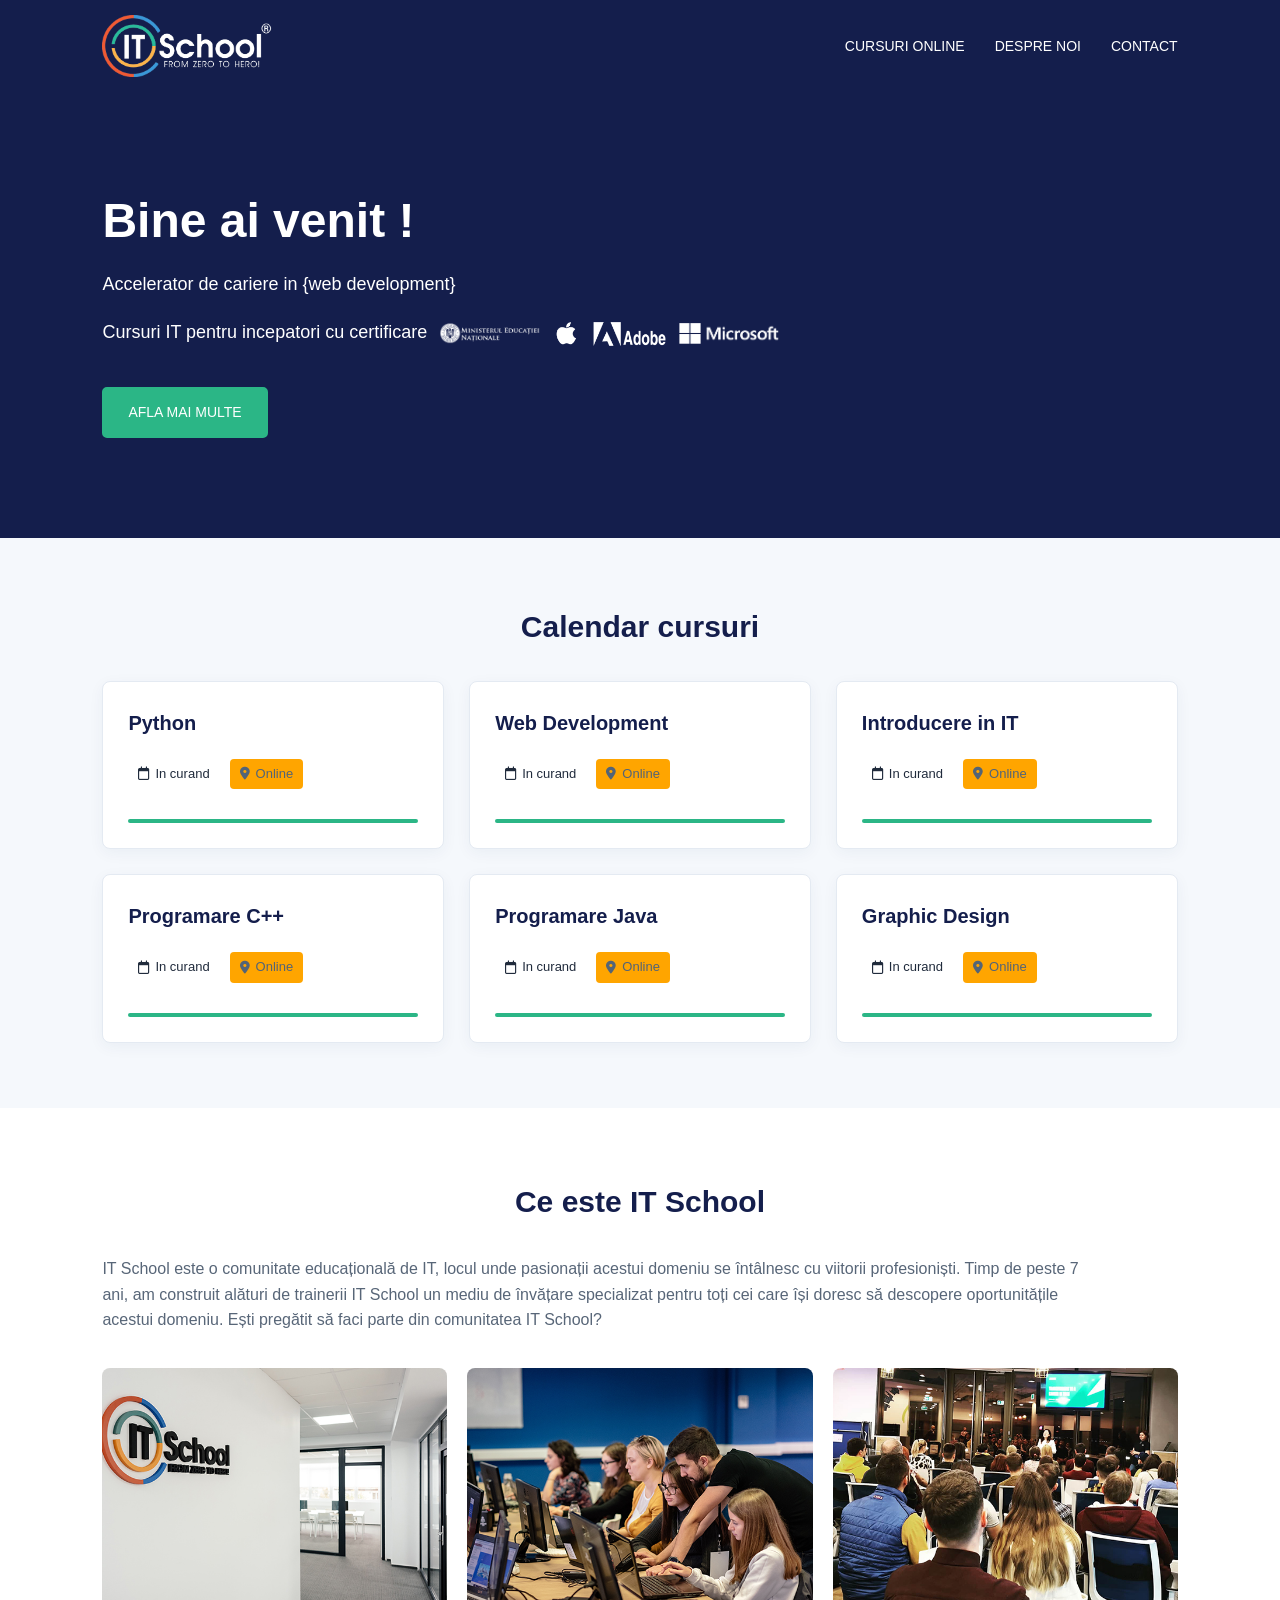
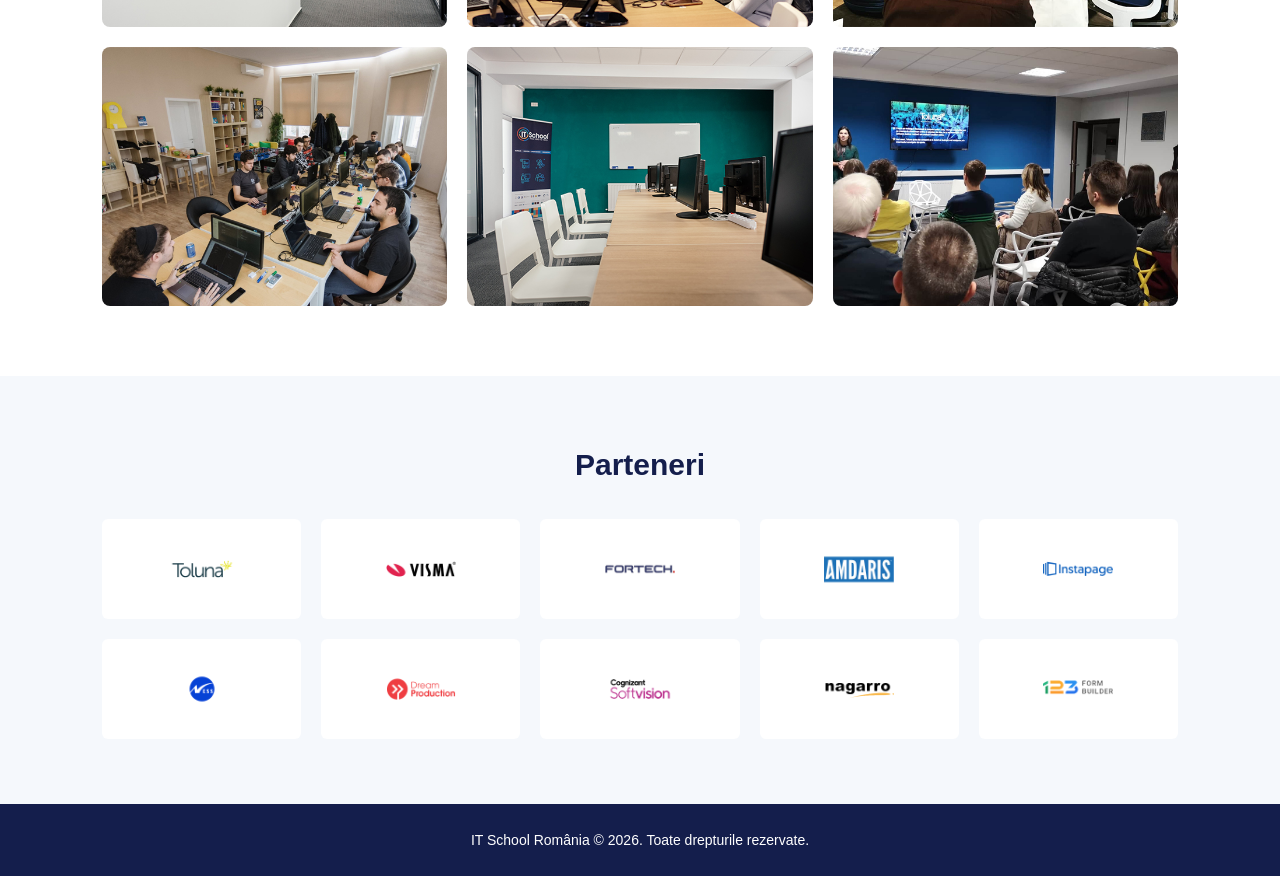
<file: it-school-web/index.html>
<!doctype html>
<html lang="en">
    <head>
        <meta charset="UTF-8" />
        <meta name="viewport" content="width=device-width, initial-scale=1.0" />
        <title>IT School</title>
        <link rel="stylesheet" href="style.css" />
        <link rel="stylesheet" href="https://cdnjs.cloudflare.com/ajax/libs/font-awesome/6.7.2/css/all.min.css">
    </head>

    <body>
        <header>
            <a class="logo" href = "index.html">
                <img src="logos-photos/itschool-logo.png">
            </a>
            <nav class="nav-list">
                <a href="online/cursurionline.html">CURSURI ONLINE</a>
                <div class="dropdown">
                    <a href="#">DESPRE NOI</a>
                    <ul>
                        <li><a href="index.html">IT SCHOOL</a></li>
                        <li><a href="about/about.html">INFO</a></li>
                    </ul>
                </div>
                <a href="contact/contact.html">CONTACT</a>
            </nav>
        </header>

        <section class = "section-welcome">
            <div class = "container1">
                <h1> Bine ai venit ! </h1>
                <p>
                    Accelerator de cariere in {web development}
                </p>
                <p>
                    Cursuri IT pentru incepatori cu certificare
                    <img src="logo1.png">
                    <img src="logo2.png">
                    <img src="logo3.png">
                    <img src="logo4.png">
                </p>
                <a href = "#">Afla mai multe</a>
            </div>
        </section>

        <section class = "section-calendar">
            <div class = "container2">
                <h2>Calendar cursuri</h2>
            </div>
            <div class = "container3">
                <div class = "card">
                    <h3>Python</h3>
                    <div class = "badges">
                        <span class = "calendar">
                            <i class="fa-regular fa-calendar"></i>
                            In curand
                        </span>
                        
                        <span class = "location">
                            <i class="fa-solid fa-location-dot"></i>
                            Online
                        </span>
                    </div>
                    <div class = "bar"></div>
                </div>
                <div class = "card">
                    <h3>Web Development</h3>
                    <div class = "badges">
                        <span class = "calendar">
                            <i class="fa-regular fa-calendar"></i>
                            In curand
                        </span>
                        
                        <span class = "location">
                            <i class="fa-solid fa-location-dot"></i>
                            Online
                        </span>
                    </div>
                    <div class = "bar"></div>
                </div>
                <div class = "card">
                    <h3>Introducere in IT</h3>
                    <div class = "badges">
                        <span class = "calendar">
                            <i class="fa-regular fa-calendar"></i>
                            In curand
                        </span>
                        
                        <span class = "location">
                            <i class="fa-solid fa-location-dot"></i>
                            Online
                        </span>
                    </div>
                    <div class = "bar"></div>
                </div>
                <div class = "card">
                    <h3>Programare C++</h3>
                    <div class = "badges">
                        <span class = "calendar">
                            <i class="fa-regular fa-calendar"></i>
                            In curand
                        </span>
                        
                        <span class = "location">
                            <i class="fa-solid fa-location-dot"></i>
                            Online
                        </span>
                    </div>
                    <div class = "bar"></div>
                </div>
                <div class = "card">
                    <h3>Programare Java</h3>
                    <div class = "badges">
                        <span class = "calendar">
                            <i class="fa-regular fa-calendar"></i>
                            In curand
                        </span>
                        
                        <span class = "location">
                            <i class="fa-solid fa-location-dot"></i>
                            Online
                        </span>
                    </div>
                    <div class = "bar"></div>
                </div>
                <div class = "card">
                    <h3>Graphic Design</h3>
                    <div class = "badges">
                        <span class = "calendar">
                            <i class="fa-regular fa-calendar"></i>
                            In curand
                        </span>
                        
                        <span class = "location">
                            <i class="fa-solid fa-location-dot"></i>
                            Online
                        </span>
                    </div>
                    <div class = "bar"></div>
                </div>
            </div>
        </section>

        <section class = "section-what">
            <div class = "container4">
                <h2>Ce este IT School</h2>
                <p>IT School este o comunitate educațională de IT, locul unde pasionații acestui domeniu se întâlnesc cu viitorii profesioniști. Timp de peste 7 ani, am construit alături de trainerii IT School un mediu de învățare specializat pentru toți cei care își doresc să descopere oportunitățile acestui domeniu. Ești pregătit să faci parte din comunitatea IT School?</p>
                <div class="images">
                    <div class = "image-dim">
                        <img src="logos-photos/image1.jpeg">
                    </div>
                    <div class = "image-dim">
                        <img src="logos-photos/image2.jpeg">
                    </div>
                    <div class = "image-dim">
                        <img src="logos-photos/image3.jpeg">
                    </div>
                    <div class = "image-dim">
                        <img src="logos-photos/image4.jpeg">
                    </div>
                    <div class = "image-dim">
                        <img src="logos-photos/image5.jpeg">
                    </div>
                    <div class = "image-dim">
                        <img src="logos-photos/image6.jpeg">
                    </div>
                </div>
            </div>
        </section>

        <section class = "section-partners">
            <div class = "container5">
                <h2>Parteneri</h2>
                <div class="logos">
                    <div class = "logo-dim">
                        <img src="logos-photos/parteneri1.png">
                    </div>
                    <div class = "logo-dim">
                        <img src="logos-photos/parteneri2.png">
                    </div>
                    <div class = "logo-dim">
                        <img src="logos-photos/parteneri3.png">
                    </div>
                    <div class = "logo-dim">
                        <img src="logos-photos/parteneri4.png">
                    </div>
                    <div class = "logo-dim">
                        <img src="logos-photos/parteneri5.png">
                    </div>
                    <div class = "logo-dim">
                        <img src="logos-photos/parteneri6.png">
                    </div>
                    <div class = "logo-dim">
                        <img src="logos-photos/parteneri7.png">
                    </div>
                    <div class = "logo-dim">
                        <img src="logos-photos/parteneri8.png">
                    </div>
                    <div class = "logo-dim">
                        <img src="logos-photos/parteneri9.png">
                    </div>
                    <div class = "logo-dim">
                        <img src="logos-photos/parteneri10.png">
                    </div>
                </div>
            </div>
        </section>

        <footer>
            <div class = footer>
                <p>IT School România © 2026. Toate drepturile rezervate.</p>
            </div>
        </footer>
        
    </body>
</html>
</file>
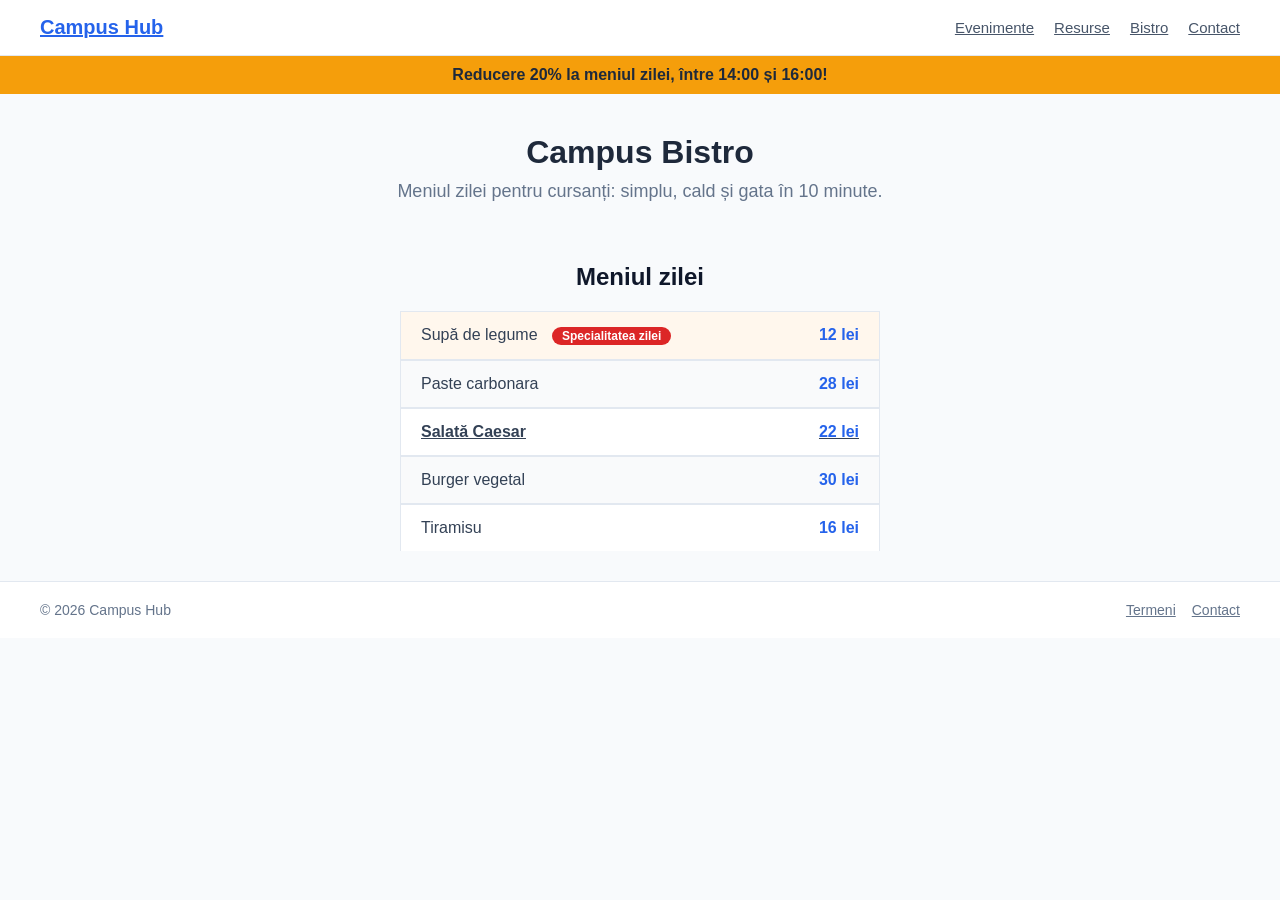
<file: campus-hub/bistro/bistro.html>
<!doctype html>
<html lang="ro">
  <head>
    <meta charset="UTF-8" />
    <meta name="viewport" content="width=device-width, initial-scale=1.0" />
    <title>Campus Bistro</title>

    <link rel="stylesheet" href="../style.css" />
    <link rel="stylesheet" href="bistro.css" />
    <link rel="stylesheet" href="../variabile.css" />
  </head>

  <body>
    <header class="header">
      <a class="logo" href="../index.html">Campus Hub</a>

      <nav class="nav-list">
        <a href="../index.html">Evenimente</a>
        <a href="../index.html">Resurse</a>
        <a href="bistro.html">Bistro</a>
        <a href="#">Contact</a>
      </nav>
    </header>

    <!-- Exercițiul 8: decomentează bannerul de reducere -->
    <div class="announcement-banner">
      Reducere 20% la meniul zilei, între 14:00 și 16:00!
    </div>

    <section class="bistro-section">
      <h1 class="bistro-title">Campus Bistro</h1>

      <p class="bistro-subtitle">
        Meniul zilei pentru cursanți: simplu, cald și gata în 10 minute.
      </p>

      <hr class="separator" />

      <h2>Meniul zilei</h2>

      <ul class="menu-list">
        <li class="menu-item">
          <span>
            Supă de legume
            <!-- Exercițiul 7: decomentează insigna -->
            <span class="item-badge">Specialitatea zilei</span>
          </span>
          <span class="price">12 lei</span>
        </li>
        <li class="menu-item">
          <span>Paste carbonara</span>
          <span class="price">28 lei</span>
        </li>
        <li class="menu-item">
          <span>Salată Caesar</span>
          <span class="price">22 lei</span>
        </li>
        <li class="menu-item">
          <span>Burger vegetal</span>
          <span class="price">30 lei</span>
        </li>
        <li class="menu-item">
          <span>Tiramisu</span>
          <span class="price">16 lei</span>
        </li>
      </ul>
    </section>

    <footer class="footer">
      <span>© 2026 Campus Hub</span>

      <nav class="footer-links">
        <a href="#">Termeni</a>
        <a href="#">Contact</a>
      </nav>
    </footer>
  </body>
</html>
</file>
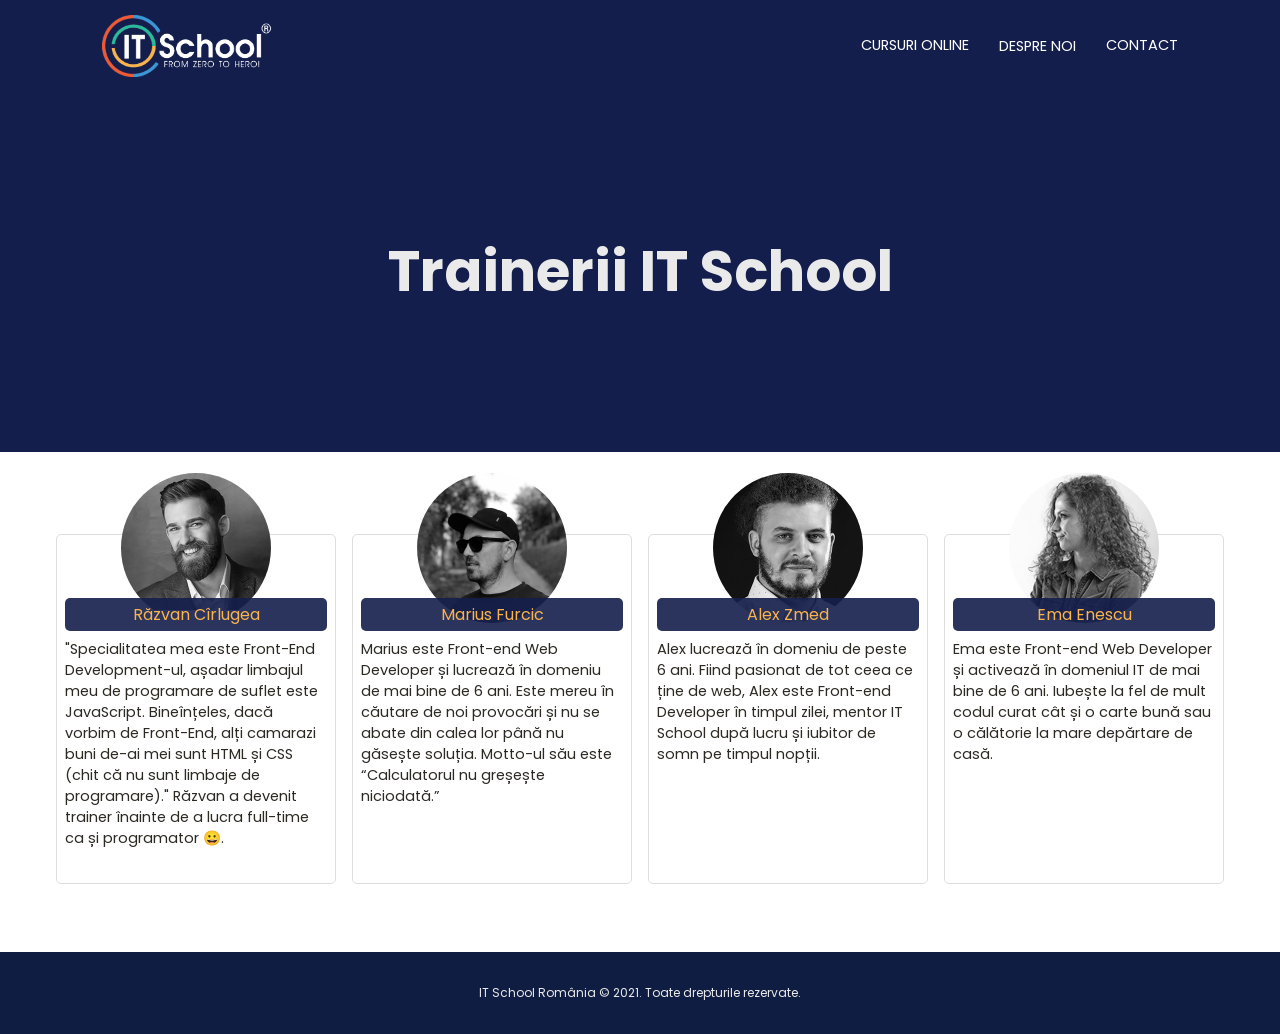
<file: it-school-web/about/about.html>
<!doctype html>
<html lang="en">
  <head>
    <meta charset="UTF-8" />
    <meta http-equiv="X-UA-Compatible" content="IE=edge" />
    <meta name="viewport" content="width=device-width, initial-scale=1.0" />
    <title>Trainerii IT School — Despre noi</title>
    <link
      href="https://fonts.googleapis.com/css2?family=Poppins:ital,wght@0,400;0,700;1,400&display=swap"
      rel="stylesheet"
    />
    <link
      href="https://fonts.googleapis.com/css2?family=Material+Symbols+Outlined:opsz,wght,FILL,GRAD@24,400,0,0"
      rel="stylesheet"
    />
    <link rel="stylesheet" href="../about/about-style.css" />
  </head>
  <body>
    <!--------------------------------------- NAVIGATION ------------------>
    <header>
      <a class="logo" href="../index.html">
        <img src="itschool-logo.png" />
      </a>
      <nav class="nav-list">
        <a href="../online/cursurionline.html">CURSURI ONLINE</a>
        <div class="dropdown">
          <a href="#">DESPRE NOI</a>
          <ul>
            <li><a href="../index.html">IT SCHOOL</a></li>
            <li><a href="about.html">INFO</a></li>
          </ul>
        </div>
        <a href="../contact/contact.html">CONTACT</a>
      </nav>
    </header>

    <main>
      <section class="welcome">
        <div class="container">
          <h1>Trainerii IT School</h1>
        </div>
      </section>

      <!-------------------------- TRAINERS LIST ------------------------------>
      <section class="trainers">
        <div class="container grid">
          <div class="trainers-container">
            <div class="trainer-wrapper">
              <div class="trainer">
                <div class="image-wrapper">
                  <img src="razvan.jpeg" alt="Razvan Cirlugea" />
                </div>
                <h3>Răzvan Cîrlugea</h3>
                <p>
                  "Specialitatea mea este Front-End Development-ul, așadar
                  limbajul meu de programare de suflet este JavaScript.
                  Bineînțeles, dacă vorbim de Front-End, alți camarazi buni
                  de-ai mei sunt HTML și CSS (chit că nu sunt limbaje de
                  programare)." Răzvan a devenit trainer înainte de a lucra
                  full-time ca și programator 😀.
                </p>
              </div>
            </div>

            <div class="trainer-wrapper">
              <div class="trainer">
                <div class="image-wrapper">
                  <img src="marius.png" alt="Marius Furcic" />
                </div>
                <h3>Marius Furcic</h3>
                <p>
                  Marius este Front-end Web Developer și lucrează în domeniu de
                  mai bine de 6 ani. Este mereu în căutare de noi provocări și
                  nu se abate din calea lor până nu găsește soluția. Motto-ul
                  său este “Calculatorul nu greșește niciodată.”
                </p>
              </div>
            </div>

            <div class="trainer-wrapper">
              <div class="trainer">
                <div class="image-wrapper">
                  <img src="alex.jpeg" alt="Alex Zmed" />
                </div>
                <h3>Alex Zmed</h3>
                <p>
                  Alex lucrează în domeniu de peste 6 ani. Fiind pasionat de tot
                  ceea ce ține de web, Alex este Front-end Developer în timpul
                  zilei, mentor IT School după lucru și iubitor de somn pe
                  timpul nopții.
                </p>
              </div>
            </div>

            <div class="trainer-wrapper">
              <div class="trainer">
                <div class="image-wrapper">
                  <img src="ema.jpeg" alt="Ema Enescu" />
                </div>
                <h3>Ema Enescu</h3>
                <p>
                  Ema este Front-end Web Developer și activează în domeniul IT
                  de mai bine de 6 ani. Iubește la fel de mult codul curat cât
                  și o carte bună sau o călătorie la mare depărtare de casă.
                </p>
              </div>
            </div>
          </div>
        </div>
      </section>
    </main>

    <!----------------------------FOOTER------------------------------------>
    <footer>
      <div class="container">
        <p>IT School România © 2021. Toate drepturile rezervate.</p>
      </div>
    </footer>
  </body>
</html>
</file>
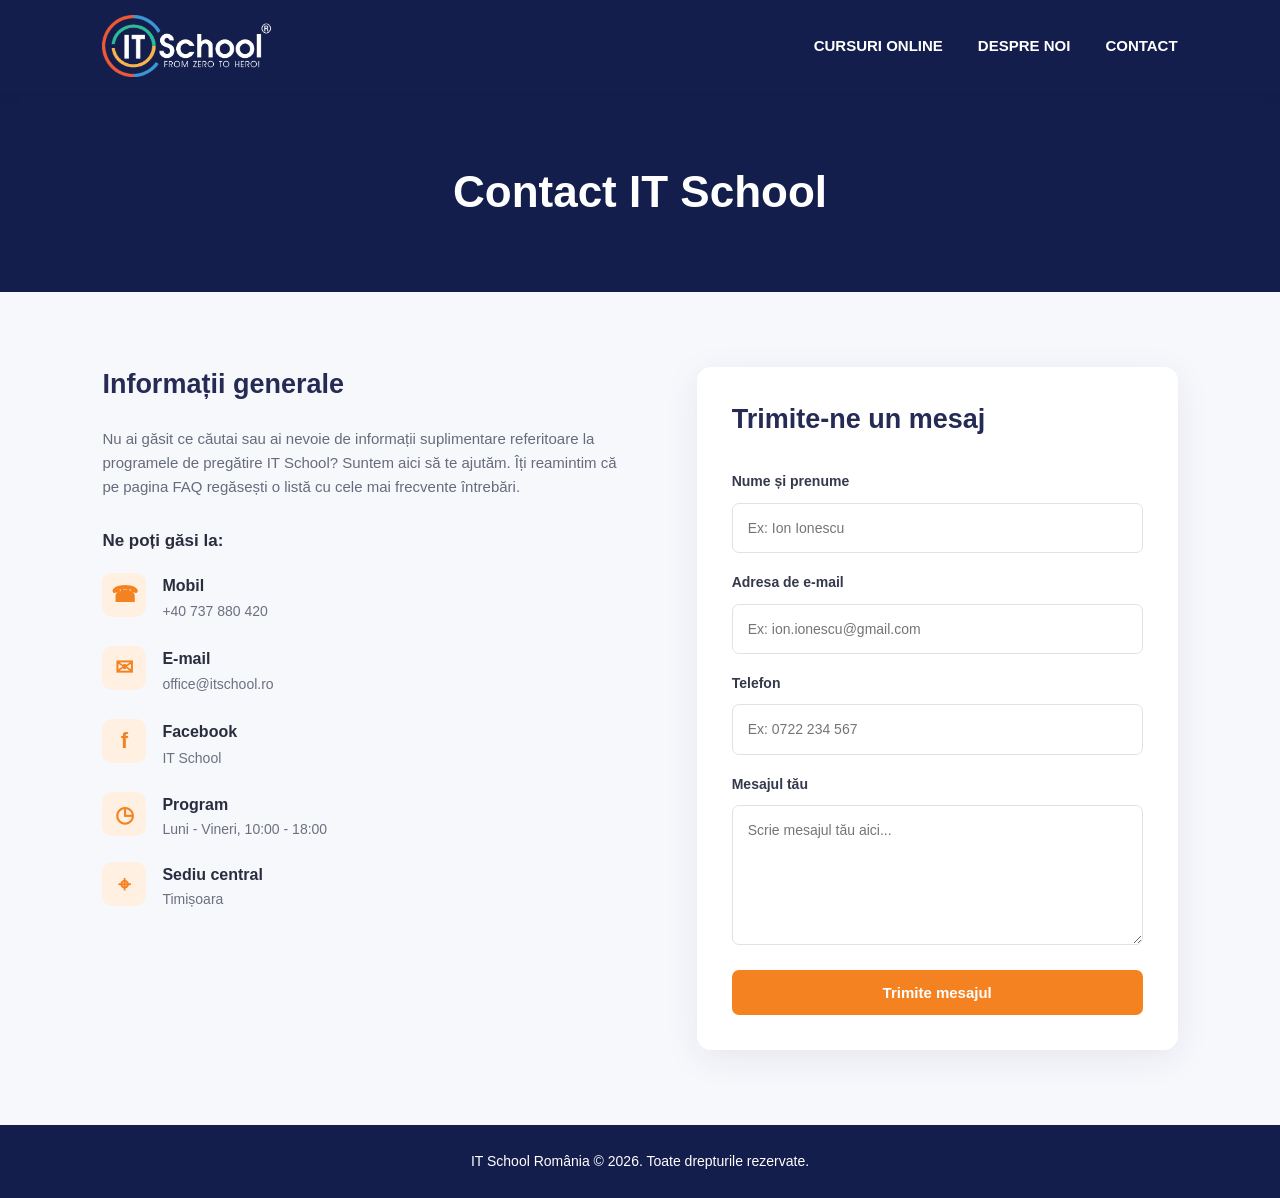
<file: it-school-web/contact/contact.html>
<!DOCTYPE html>
<html lang="ro">
<head>
    <meta charset="UTF-8">
    <meta http-equiv="X-UA-Compatible" content="IE=edge">
    <meta name="viewport" content="width=device-width, initial-scale=1.0">

    <title>Contact IT School</title>

    <meta name="description" content="Contactează IT School pentru informații despre cursurile IT.">

    <link rel="stylesheet" href="contact-style.css">
</head>

<body>

    <!-- HEADER -->
    <header>
        <a class="logo" href="../index.html">
            <img src="itschool-logo.png" alt="Logo IT School">
        </a>

        <nav class="nav-list">
            <a href="../online/cursurionline.html">CURSURI ONLINE</a>

            <div class="dropdown">
                <a href="#">DESPRE NOI</a>

                <ul>
                    <li>
                        <a href="../index.html">IT SCHOOL</a>
                    </li>
                    <li>
                        <a href="../about/about.html">INFO</a>
                    </li>
                </ul>
            </div>

            <a href="contact.html">CONTACT</a>
        </nav>
    </header>


    <!-- BANNER -->
    <section class="welcome">
        <div class="container-contact">
            <h1>Contact IT School</h1>
        </div>
    </section>


    <!-- CONTACT -->
    <section class="contact">
        <div class="container2-contact">

            <!-- INFORMAȚII GENERALE -->
            <div class="contact-info">

                <h2>Informații generale</h2>

                <p class="text-lung">
                    Nu ai găsit ce căutai sau ai nevoie de informații
                    suplimentare referitoare la programele de pregătire
                    IT School? Suntem aici să te ajutăm. Îți reamintim
                    că pe pagina FAQ regăsești o listă cu cele mai
                    frecvente întrebări.
                </p>

                <p class="text-scurt">Ne poți găsi la:</p>

                <ul class="date">

                    <li>
                        <span class="symbol1">☎</span>

                        <div>
                            <p>Mobil</p>
                            <a href="tel:+40737880420">
                                +40 737 880 420
                            </a>
                        </div>
                    </li>

                    <li>
                        <span class="symbol2">✉</span>

                        <div>
                            <p>E-mail</p>
                            <a href="mailto:office@itschool.ro">
                                office@itschool.ro
                            </a>
                        </div>
                    </li>

                    <li>
                        <span class="symbol3">f</span>

                        <div>
                            <p>Facebook</p>
                            <a
                                href="https://www.facebook.com/itschool.ro/"
                                target="_blank"
                                rel="noopener noreferrer"
                            >
                                IT School
                            </a>
                        </div>
                    </li>

                    <li>
                        <span class="symbol4">◷</span>

                        <div>
                            <p>Program</p>
                            <p class="cand">
                                Luni - Vineri, 10:00 - 18:00
                            </p>
                        </div>
                    </li>

                    <li>
                        <span class="symbol5">⌖</span>

                        <div>
                            <p>Sediu central</p>
                            <p class="unde">Timișoara</p>
                        </div>
                    </li>

                </ul>
            </div>


            <!-- FORMULAR DE CONTACT -->
            <form class="formular-contact">

                <h2>Trimite-ne un mesaj</h2>

                <label for="name">Nume și prenume</label>
                <input
                    id="name"
                    name="name"
                    type="text"
                    placeholder="Ex: Ion Ionescu"
                    autocomplete="name"
                    required
                >

                <label for="email">Adresa de e-mail</label>
                <input
                    id="email"
                    name="email"
                    type="email"
                    placeholder="Ex: ion.ionescu@gmail.com"
                    autocomplete="email"
                    required
                >

                <label for="phone">Telefon</label>
                <input
                    id="phone"
                    name="phone"
                    type="tel"
                    placeholder="Ex: 0722 234 567"
                    autocomplete="tel"
                >

                <label for="message">Mesajul tău</label>
                <textarea
                    id="message"
                    name="message"
                    rows="5"
                    placeholder="Scrie mesajul tău aici..."
                    required
                ></textarea>

                <button type="submit">Trimite mesajul</button>

            </form>

        </div>
    </section>


    <!-- FOOTER -->
    <footer>
        <div class="footer">
            <p>
                IT School România © 2026. Toate drepturile rezervate.
            </p>
        </div>
    </footer>

</body>
</html>
</file>
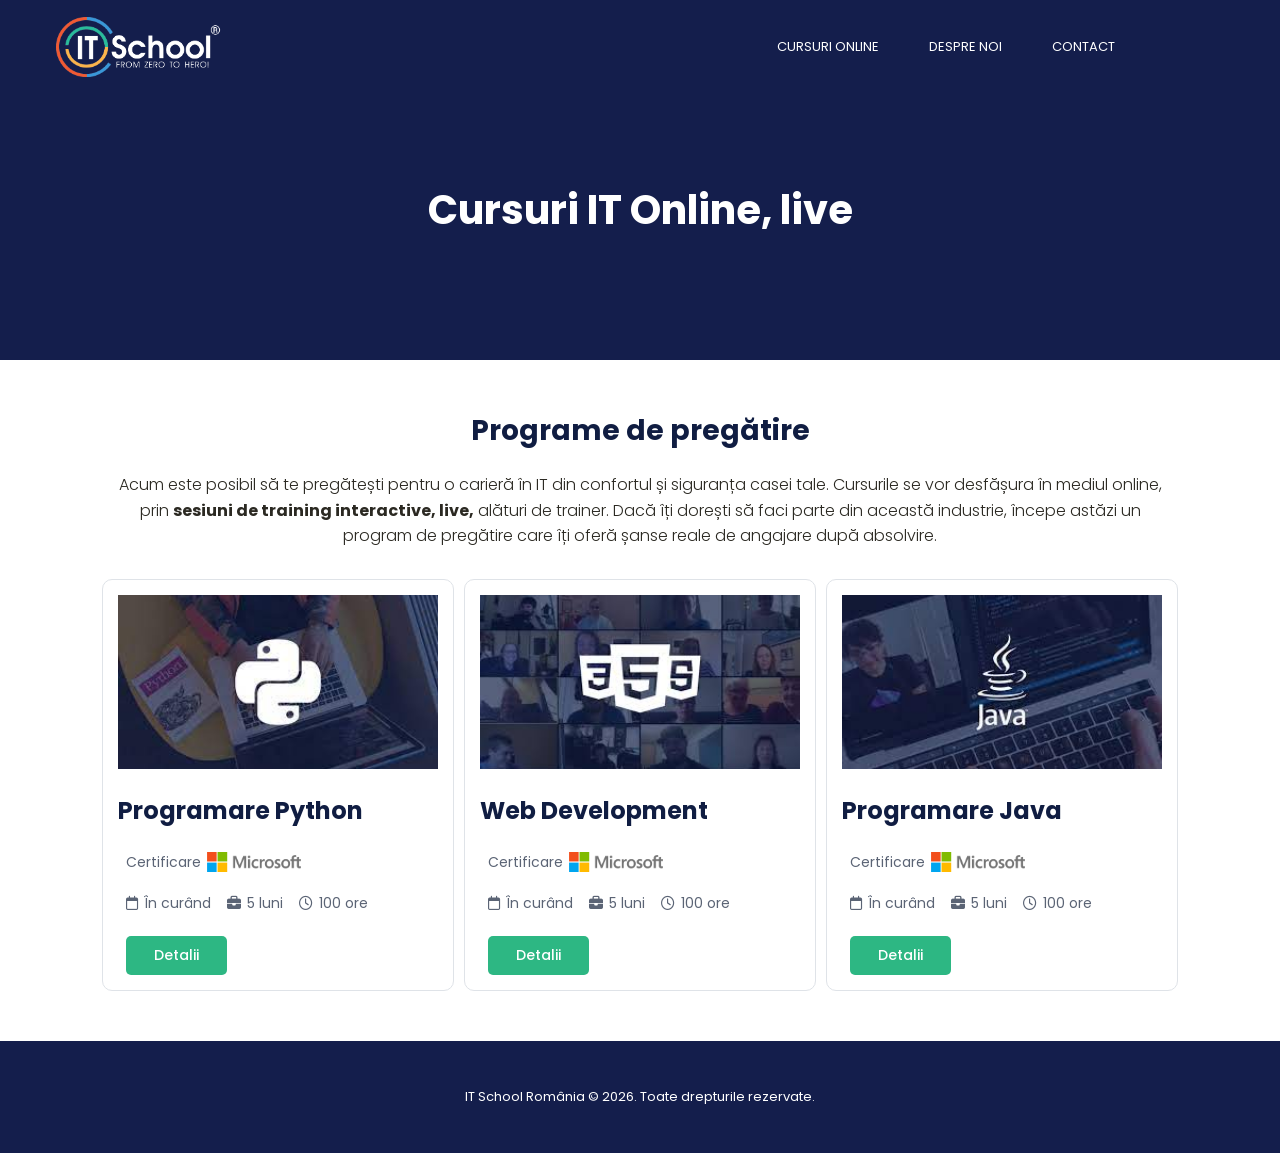
<file: it-school-web/online/cursurionline.html>
<!doctype html>
<html lang="ro">
  <head>
    <meta charset="UTF-8" />
    <meta name="viewport" content="width=device-width, initial-scale=1.0" />
    <title>Cursuri Online</title>
    <link rel="preconnect" href="https://fonts.googleapis.com" />
    <link rel="preconnect" href="https://fonts.gstatic.com" crossorigin />
    <link
      href="https://fonts.googleapis.com/css2?family=Poppins:wght@300;400;500;700&display=swap"
      rel="stylesheet"
    />
    <link
      rel="stylesheet"
      href="https://cdnjs.cloudflare.com/ajax/libs/font-awesome/6.7.2/css/all.min.css"
    />
    <link rel="stylesheet" href="cursurionline.css" />
  </head>

  <body>
    <header>
      <a class="logo" href="../index.html">
        <img src="itschool-logo.png" alt="Logo IT School" />
      </a>

      <nav class="nav-list">
        <a href="cursurionline.html">Cursuri Online</a>

        <div class="dropdown">
          <a href="#">Despre Noi</a>
          <ul>
            <li><a href="../index.html">IT School</a></li>
            <li><a href="../about/about.html">Info</a></li>
          </ul>
        </div>

        <a href="../contact/contact.html">Contact</a>
      </nav>
    </header>

    <section class="section-welcome">
      <div class="container1">
        <h1>Cursuri IT Online, live</h1>
      </div>
    </section>

    <section class="section-program">
      <div class="container2">
        <h2>Programe de pregătire</h2>
        <p class="main-paragraph">
          Acum este posibil să te pregătești pentru o carieră în IT din
          confortul și siguranța casei tale. Cursurile se vor desfășura în
          mediul online, prin
          <strong>sesiuni de training interactive, live,</strong> alături de
          trainer. Dacă îți dorești să faci parte din această industrie, începe
          astăzi un program de pregătire care îți oferă șanse reale de angajare
          după absolvire.
        </p>
      </div>

      <section class="container3">
        <div class="card">
          <div class="card-media">
            <img class="card-logo" src="python.jpeg" alt="Programare Python" />
          </div>

          <h3>Programare Python</h3>

          <div class="badges">
            <span class="certificare">
              <span>Certificare</span>
              <img
                class="logo-microsoft"
                src="microsoft-color.png"
                alt="Logo Microsoft"
              />
            </span>
          </div>

          <div class="badges">
            <span class="when">
              <i class="fa-regular fa-calendar"></i>
              În curând
            </span>

            <span class="duration">
              <i class="fa-solid fa-briefcase"></i>
              5 luni
            </span>

            <span class="hours">
              <i class="fa-regular fa-clock"></i>
              100 ore
            </span>
          </div>

          <a class="btn" href="#">Detalii</a>
        </div>

        <div class="card">
          <div class="card-media">
            <img class="card-logo" src="web-dev.jpeg" alt="Web Development" />
          </div>

          <h3>Web Development</h3>

          <div class="badges">
            <span class="certificare">
              <span>Certificare</span>
              <img
                class="logo-microsoft"
                src="microsoft-color.png"
                alt="Logo Microsoft"
              />
            </span>
          </div>

          <div class="badges">
            <span class="when">
              <i class="fa-regular fa-calendar"></i>
              În curând
            </span>

            <span class="duration">
              <i class="fa-solid fa-briefcase"></i>
              5 luni
            </span>

            <span class="hours">
              <i class="fa-regular fa-clock"></i>
              100 ore
            </span>
          </div>

          <a class="btn" href="#">Detalii</a>
        </div>

        <div class="card">
          <div class="card-media">
            <img class="card-logo" src="Java.jpeg" alt="Programare Java" />
          </div>

          <h3>Programare Java</h3>

          <div class="badges">
            <span class="certificare">
              <span>Certificare</span>
              <img
                class="logo-microsoft"
                src="microsoft-color.png"
                alt="Logo Microsoft"
              />
            </span>
          </div>

          <div class="badges">
            <span class="when">
              <i class="fa-regular fa-calendar"></i>
              În curând
            </span>

            <span class="duration">
              <i class="fa-solid fa-briefcase"></i>
              5 luni
            </span>

            <span class="hours">
              <i class="fa-regular fa-clock"></i>
              100 ore
            </span>
          </div>

          <a class="btn" href="#">Detalii</a>
        </div>
      </section>
    </section>

    <footer class="footer">
      <p>IT School România © 2026. Toate drepturile rezervate.</p>
    </footer>
  </body>
</html>
</file>
<file: it-school-web/style.css>
/* VARIABLES */
:root {
    --text-light: #eaeaea;
    --button-color: #2bb686;
    --background-dark: #141e4c;
    --background-light: #f5f8fc;
    --text-color: #202b3c;
    --fs-medium: 0.875rem;
    --spacing-medium: 1rem;
}

/* RESET */
* {
    margin: 0;
    padding: 0;
    box-sizing: border-box;
}

body {
    font-family: Arial, Helvetica, sans-serif;
    background-color: white;
    color: var(--text-color);
    line-height: 1.6;
}

a {
    text-decoration: none;
}

img {
    display: block;
    max-width: 100%;
}

/* HEADER */
header {
    display: flex;
    justify-content: space-between;
    align-items: center;
    padding: 15px 8%;
    background-color: var(--background-dark);
    position: relative;
    width: 100%;
    z-index: 10;
}

.logo {
    display: flex;
    align-items: center;
}

.logo img {
    width: 170px;
    height: auto;
}

.nav-list {
    display: flex;
    align-items: center;
    gap: 30px;
}

.nav-list > a,
.dropdown > a {
    color: white;
    font-size: var(--fs-medium);
    text-transform: uppercase;
}

.nav-list a:hover {
    color: var(--button-color);
}

.dropdown {
    position: relative;
}

.dropdown ul {
    display: none;
    position: absolute;
    top: 100%;
    left: 0;
    min-width: 160px;
    list-style: none;
    background-color: var(--background-dark);
}

.dropdown:hover ul {
    display: block;
}

.dropdown ul a {
    display: block;
    padding: 10px 15px;
    color: white;
}

/* WELCOME */
.section-welcome {
    display: flex;
    flex-direction: column;
    align-items: flex-start;
    padding: 100px 8%;
    background-color: var(--background-dark);
    color: white;
}

.container1 {
    width: 100%;
    max-width: 1100px;
    margin: 0 auto;
}

.container1 h1 {
    font-size: clamp(32px, 4vw, 48px);
    line-height: 1.2;
    margin-bottom: 20px;
}

.container1 p {
    font-size: 18px;
    margin-bottom: 20px;
}

.container1 p img {
    display: inline-block;
    width: auto;
    max-width: 100px;
    height: 24px;
    object-fit: contain;
    vertical-align: middle;
    margin-left: 8px;
}

.section-welcome .container1 > a {
    display: inline-block;
    margin-top: 20px;
    padding: 12px 24px;
    color: white;
    background-color: var(--button-color);
    border: 2px solid var(--button-color);
    border-radius: 5px;
    text-align: center;
    text-transform: uppercase;
    font-size: var(--fs-medium);
}

.section-welcome > a:hover {
    background-color: transparent;
    color: var(--button-color);
}

/* CALENDAR */
.section-calendar {
    padding: 65px 0;
    background-color: var(--background-light);
}

.container2,
.container4,
.container5 {
    width: 84%;
    max-width: 1200px;
    margin: 0 auto;
}

.container2 h2,
.container4 h2,
.container5 h2 {
    font-size: 30px;
    margin-bottom: 30px;
    color: var(--background-dark);
    text-align: center;
}

.container3 {
    display: grid;
    grid-template-columns: repeat(3, minmax(0, 1fr));
    gap: 25px;
    width: 84%;
    max-width: 1200px;
    margin: 0 auto;
}

.card {
    display: flex;
    flex-direction: column;
    justify-content: space-between;
    min-width: 0;
    padding: 25px;
    background-color: white;
    border: 1px solid #e4eaf2;
    border-radius: 8px;
    box-shadow: 0 4px 15px rgba(25, 55, 90, 0.05);
    transition: transform 0.2s, box-shadow 0.2s;
}

.card:hover {
    transform: translateY(-4px);
    box-shadow: 0 8px 22px rgba(25, 55, 90, 0.1);
}

.card h3 {
    font-size: 20px;
    margin-bottom: 20px;
    color: var(--background-dark);
}

.badges {
    display: flex;
    flex-wrap: wrap;
    align-items: center;
    gap: 10px;
    margin-bottom: 20px;
}

.calendar,
.location {
    display: inline-flex;
    align-items: center;
    gap: 6px;
    padding: 5px 10px;
    border-radius: 4px;
    font-size: 13px;
}

.location {
    color: #536477;
    background-color: orange;
}

.bar {
    height: 4px;
    margin-top: 10px;
    background-color: var(--button-color);
    border-radius: 10px;
}

/* ABOUT IT SCHOOL */
.section-what {
    padding: 70px 0;
    background-color: white;
}

.container4 p {
    max-width: 1000px;
    margin-bottom: 35px;
    color: #586678;
    font-size: 16px;
}

.images {
    display: grid;
    grid-template-columns: repeat(3, minmax(0, 1fr));
    gap: 20px;
}

.image-dim {
    width: 100%;
    aspect-ratio: 4 / 3;
    overflow: hidden;
    border-radius: 8px;
    background-color: var(--background-light);
}

.image-dim img {
    width: 100%;
    height: 100%;
    object-fit: cover;
    object-position: center;
}

/* PARTNERS */
.section-partners {
    padding: 65px 0;
    background-color: var(--background-light);
}

.logos {
    display: grid;
    grid-template-columns: repeat(5, minmax(0, 1fr));
    gap: 20px;
    align-items: center;
}

.logo-dim {
    display: flex;
    justify-content: center;
    align-items: center;
    height: 100px;
    padding: 15px;
    background-color: white;
    border-radius: 6px;
}

.logo-dim img {
    width: 100%;
    height: 100%;
    object-fit: contain;
}

/* FOOTER */
footer {
    padding: 25px 8%;
    background-color: var(--background-dark);
    color: white;
    text-align: center;
}

.footer p {
    font-size: 14px;
}

/* TABLET */
@media (max-width: 900px) 
{
    header {
        padding: 15px 5%;
    }

    .container2,
    .container3,
    .container4,
    .container5 {
        width: 90%;
    }

    .container3 {
        grid-template-columns: repeat(2, minmax(0, 1fr));
    }

    .logos {
        grid-template-columns: repeat(3, minmax(0, 1fr));
    }
}

/* MOBILE */
@media (max-width: 600px) 
{
    header {
        flex-direction: column;
        gap: 15px;
    }

    .nav-list {
        justify-content: center;
        flex-wrap: wrap;
        gap: 15px;
    }

    .section-welcome {
        padding: 60px 6%;
    }

    .container1 {
        text-align: left;
    }

    .container1 p {
        font-size: 16px;
    }

    .container1 p img {
        max-width: 75px;
        height: 22px;
        margin-left: 5px;
    }

    .container3 {
        grid-template-columns: 1fr;
        gap: 18px;
    }

    .images {
        grid-template-columns: repeat(2, minmax(0, 1fr));
        gap: 12px;
    }

    .logos {
        grid-template-columns: repeat(2, minmax(0, 1fr));
        gap: 12px;
    }

    .logo-dim {
        height: 85px;
    }

    .section-calendar,
    .section-what,
    .section-partners {
        padding: 45px 0;
    }

    .container2 h2,
    .container4 h2,
    .container5 h2 {
        font-size: 26px;
    }
}
</file>
<file: campus-hub/style.css>
/* Stiluri Generale */
body {
  font-family: "Segoe UI", Tahoma, Geneva, Verdana, sans-serif;
  color: #333333;
  background-color: #f8fafc;
  margin: 0;
  padding: 0;
}

/* Header & Navigare */
.header {
  display: flex;
  justify-content: space-between;
  align-items: center;
  background-color: #ffffff;
  padding: 16px 40px;
  border-bottom: 1px solid #e2e8f0;

  position: sticky;
  top: 0;
  z-index: 10;
}

.logo {
  font-size: 20px;
  font-weight: 700;
  color: #2563eb;
}

.nav-list {
  display: flex;
  gap: 20px;
  align-items: center;
}

.nav-list a {
  color: #475569;
  font-size: 15px;
  font-weight: 500;
}

a {
  color: #2563eb;
}

/* Secțiuni și Separatore */
section {
  padding: 30px 40px;
  display: flex;
  flex-direction: column;
  align-items: center;
}

.separator {
  border: 0;
  border-top: 1px solid #e2e8f0;
  margin: 20px 40px;
}

/* Secțiunea Hero / Principală */
.hero-section {
  background-color: #ffffff;
  border-bottom: 1px solid #e2e8f0;
}

.hero-title {
  font-size: 2rem;
  font-weight: 700;
  color: #1e293b;
  margin: 10px 0;
}

/* Diferența dintre pseudo-clasă și pseudo-element:
   - pseudo-clasa (:hover) stilizează elementul existent într-o anumită stare
     (ex. când mouse-ul este deasupra lui);
   - pseudo-elementul (::after) creează o parte nouă, virtuală, a elementului
     (ex. un emoji adăugat după text, care nu există în HTML). */

/* Pseudo-clasă: la hover se schimbă culoarea */
.hero-title:hover {
  color: #2563eb;
}

/* Pseudo-element: emoji după titlu */
.hero-title::after {
  content: " 🎓";
}

.hero-subtitle {
  font-size: 1.125rem;
  text-align: center;
  font-weight: 400;
  color: #64748b;
  margin: 0 0 20px 0;
}

.hero-img {
  width: 250px;
  max-width: 100%;
  border-radius: 12px;
  margin: 15px 0;

  top: 100px;
}

.btn-link {
  display: flex;
  align-items: center;
  justify-content: center;
  background-color: #eff6ff;
  color: #2563eb;
  padding: 10px 20px;
  border-radius: 8px;
  font-weight: 600;
  margin: 15px 0;
}

/* Liste de informații */
.info-list {
  display: flex;
  gap: 25px;
  padding: 0;
  margin: 20px 0;
}

.info-list li {
  display: flex;
  align-items: center;
  gap: 8px;
  color: #475569;
  font-weight: 500;
}

/* Formular înscriere */
.signup-form {
  display: flex;
  align-items: center;
  gap: 12px;
  background-color: #f1f5f9;
  padding: 16px 24px;
  border-radius: 10px;
  margin: 20px 0;
}

.form-label {
  display: flex;
  align-items: center;
  gap: 10px;
  font-weight: 600;
  color: #334155;
}

.form-input {
  padding: 8px 12px;
  border: 1px solid #cbd5e1;
  border-radius: 6px;
  font-size: 14px;
}

.btn-submit {
  display: flex;
  align-items: center;
  gap: 8px;
  background-color: #2563eb;
  color: #ffffff;
  border: none;
  padding: 9px 18px;
  border-radius: 6px;
  font-weight: 600;
}

/* Tabel */
.schedule-table {
  border-collapse: collapse;
  margin: 20px 0;
  width: 100%;
  max-width: 300px;
  background-color: #ffffff;
  border: 1px solid #e2e8f0;
  border-radius: 8px;
}

.schedule-table th {
  background-color: #f8fafc;
  color: #475569;
  font-weight: 600;
  padding: 12px;
  border-bottom: 1px solid #e2e8f0;
}

.schedule-table td {
  padding: 12px;
  color: #334155;
  border-bottom: 1px solid #f1f5f9;
}

/* Carduri Evenimente */
.evenimente h2,
.resources-section h2 {
  font-size: 24px;
  color: #0f172a;
  margin-bottom: 20px;
}

.card-container {
  display: flex;
  gap: 20px;
  justify-content: center;
  position: relative;
}

.card {
  background-color: #ffffff;
  border: 1px solid #e2e8f0;
  border-radius: 10px;
  padding: 20px;
  width: 200px;
  display: flex;
  flex-direction: column;
  gap: 10px;
  position: relative;
}

/* Tema sesiunii 7: transition pe .card (nu pe :hover), ca să meargă și la întoarcere */
.card {
  transition:
    box-shadow 0.3s ease,
    top 0.3s ease;
}

.card:hover {
  position: relative;
  top: -14px;
  box-shadow: 0 10px 24px blue;
}

#card-active {
  background-color: #1ef23a;
  right: 14px;
  z-index: 3;
}

.card-nou {
  color: white;
  padding: 2px 4px;
  border-radius: 5px;
  background-color: #fc397d;

  position: absolute;
  right: -5px;
  z-index: 2;
  /* top: -5; */
}

/* .card */

.card h3 {
  margin: 0;
  font-size: 18px;
  color: #1e293b;
  display: flex;
  align-items: center;
  gap: 8px;
}

.card p {
  margin: 0;
  color: #64748b;
  font-size: 14px;
}

.data {
  color: #2563eb;
  font-weight: 700;
}

/* Secțiunea Resurse */
.resource-description {
  color: #475569;
  max-width: 600px;
  margin-bottom: 15px;
}

code {
  background-color: #e2e8f0;
  padding: 2px 6px;
  border-radius: 4px;
  font-size: 14px;
}

.resources-list {
  display: flex;
  flex-direction: column;
  gap: 10px;
  margin-bottom: 25px;
}

.resources-list li {
  color: #334155;
}

.video-embed {
  width: 100%;
  max-width: 560px;
  height: auto;
  aspect-ratio: 16 / 9;
  border-radius: 12px;
  border: 1px solid #e2e8f0;
}

/* Footer */
.footer {
  display: flex;
  justify-content: space-between;
  align-items: center;
  background-color: #ffffff;
  padding: 20px 40px;
  border-top: 1px solid #e2e8f0;
  color: #64748b;
  font-size: 14px;
}

.footer-links {
  display: flex;
  gap: 16px;
}

.footer-links a {
  color: #64748b;
  font-weight: 500;
}

.chat-wid {
  position: fixed;
  right: 50px;
  bottom: 50px;
}

/* min-width =  */
/* width = doar daca ecranul === width */
/* max-width = de la 0 pana la max */

@media (max-width: 768px) {
  .header {
    padding: 12px 20px;
  }

  .nav-list {
    gap: 12px;
  }

  section {
    padding: 24px 20px;
  }

  .hero-title {
    font-size: 1.5rem;
    text-align: center;
  }

  .info-list {
    flex-direction: column;
    align-items: flex-start;
    gap: 12px;
  }

  .signup-form {
    flex-direction: column;
    align-items: stretch;
  }

  .form-label {
    flex-direction: column;
    align-items: flex-start;
  }

  .form-input,
  .btn-submit {
    box-sizing: border-box;
    width: 100%;
  }

  .btn-submit {
    justify-content: center;
  }

  .card-container {
    flex-direction: column;
    width: 100%;
  }

  .card {
    width: 100%;
    box-sizing: border-box;
  }

  .footer {
    flex-direction: column;
    gap: 12px;
  }

  .chat-wid {
    right: 20px;
    bottom: 20px;
  }
}

/* ==========================================================================
   Tema sesiunii 7: Campus Hub prinde viață
   ========================================================================== */

/* Rânduri alternate în agenda evenimentului */
.schedule-table tbody tr:nth-child(even) {
  background-color: #f8fafc;
}

/* Badge-ul „Nou” pulsează (doar cel din card, nu și butonul de chat) */
@keyframes pulse {
  0% {
    opacity: 1;
  }
  50% {
    opacity: 0.4;
  }
  100% {
    opacity: 1;
  }
}

.card .card-nou {
  animation: pulse 1.5s ease infinite;
}
</file>
<file: campus-hub/bistro/bistro.css>
/* Campus Bistro — stilurile paginii (restul vine din style.css) */
.bistro-section h2 {
  font-size: 24px;
  color: #0f172a;
  margin-bottom: 20px;
}

.bistro-title {
  font-size: 2rem;
  font-weight: 700;
  color: #1e293b;
  margin: 10px 0;
}

.bistro-subtitle {
  font-size: 1.125rem;
  color: #64748b;
  text-align: center;
  margin: 0;
}

.menu-list {
  list-style: none;
  padding: 0;
  margin: 0;
  width: 100%;
  max-width: 480px;
}

.menu-item {
  display: flex;
  justify-content: space-between;
  align-items: center;
  gap: 16px;
  background-color: #ffffff;
  border: 1px solid #e2e8f0;
  padding: 14px 20px;
  color: #334155;
}

.price {
  color: #2563eb;
  font-weight: 700;
}

/* Hover pe rânduri (specificitate mai mare, ca să meargă și peste :nth-child) */
.menu-list .menu-item:hover {
  background-color: #eff6ff;
}

/* Insigna din Exercițiul 7 */
.item-badge {
  display: inline-block;
  margin-left: 10px;
  padding: 2px 10px;
  border-radius: 999px;
  background-color: #dc2626;
  color: #ffffff;
  font-size: 12px;
  font-weight: 700;
}

/* Bannerul din Exercițiul 8 */
.announcement-banner {
  background-color: #f59e0b;
  color: #1e293b;
  text-align: center;
  font-weight: 700;
  padding: 10px 20px;
}

/* ==========================================================================
   EXERCIȚIILE DE AZI. Scrii codul sub fiecare titlu, în acest fișier.
   ========================================================================== */

/* ===== Exercițiul 1 · GHIDAT · 3 min · Primul și ultimul rând =====
   CE FACI: dă primului preparat un fundal crem (#fff7ed) și scoate linia de
   jos de la ultimul preparat. Nu atingi HTML-ul.
   E GATA CÂND:
   [x] Supă de legume are fundal crem
   [x] Tiramisu nu mai are linie sub el
   [x] Nu ai adăugat nicio clasă în HTML
   INDICIU: două reguli noi, una cu :first-child, una cu :last-child. */

.menu-item:first-child {
  background-color: #fff7ed;
}

.menu-item:last-child {
  border-bottom: none;
}

/* ===== Exercițiul 2 · SINGUR · 3 min · Rânduri alternate =====
   CE FACI: dă rândurilor pare un fundal gri deschis (#f9fafb), iar rândului
   al 3-lea text bold și subliniat (text-decoration).
   E GATA CÂND:
   [ ] Rândurile 2 și 4 au fundal gri
   [ ] Salată Caesar e bold și subliniată
   [ ] Primul rând a rămas crem (de la Ex. 1)
   INDICIU: :nth-child(even) și :nth-child(3), lipite de paranteze. */
.menu-item:nth-child(even) {
  background-color: #f9fafb;
}

.menu-item:nth-child(3) {
  font-weight: bold;
  text-decoration: underline;
}
/* ===== Exercițiul 3 · GHIDAT · 4 min · Albastrul, scris o singură dată =====
   CE FACI: logo-ul și prețurile folosesc același albastru, #2563eb, scris
   direct în CSS. Scoate-l într-o variabilă --color-primary (în :root) și
   folosește-o în ambele locuri.
   E GATA CÂND:
   [x] Logo-ul și prețurile folosesc var(--color-primary)
   [x] Pagina arată la fel ca înainte
   [x] Schimbi --color-primary în :root și se schimbă ambele locuri
   INDICIU: în :root scrii --color-primary: #2563eb; apoi la .logo și .price
   înlocuiești #2563eb cu var(--color-primary). */

.logo,
.price {
  color: var(--color-primary);
}

/* .price {
  color: var(--color-primary);
} */

/* ===== Exercițiul 4 · SINGUR · 5 min · Tema de noapte =====
   CE FACI: pornești de la :root din Ex. 3. Adaugă --bg, --text și --row-alt,
   folosește-le la body și la rândurile pare (:nth-child(even) din Ex. 2),
   apoi pune valorile de noapte.
   E GATA CÂND:
   [ ] Pagina are fundal închis și text deschis
   [ ] Rândurile pare sunt gri închis, se citesc bine
   [ ] Schimbi valorile în :root și tema se schimbă dintr-un loc
   INDICIU: noapte = --bg #111827, --text #f9fafb, --row-alt #374151. */
/* body {
  background-color: var(--bg);
  color: var(--text);
}

.menu-item:nth-child(even) {
  background-color: var(--row-alt);
} */

/* ===== Exercițiul 5 · GHIDAT · 3 min · Rândul se schimbă lin la hover =====
   CE FACI: la hover, rândul din meniu își schimbă fundalul brusc (regula
   .menu-list .menu-item:hover de mai sus). Adaugă transition pe .menu-item
   (nu pe :hover), ca schimbarea să dureze 0.3 secunde.
   E GATA CÂND:
   [ ] Treci cu mouse-ul peste un rând: culoarea alunecă, nu sare
   [ ] Mouse-ul pleacă și culoarea revine tot lin
   [ ] transition e pe .menu-item, nu pe :hover
   INDICIU: proprietatea care se schimbă e background-color. */
.menu-item {
  transition: all 0.3s ease;
}

/* ===== Exercițiul 6 · SINGUR · 3 min · Linkurile din meniu, la fel de line =====
   CE FACI: linkurile din meniu (.nav-list a) să devină albastre (#2563eb) la
   hover, iar schimbarea să dureze 0.3 secunde, lin la intrare și la ieșire.
   E GATA CÂND:
   [x] Treci cu mouse-ul peste un link: culoarea alunecă spre albastru
   [x] Mouse-ul pleacă și culoarea revine lin
   [x] transition e pe .nav-list a, nu pe :hover
   INDICIU: două reguli: .nav-list a (cu transition) și .nav-list a:hover. */

.nav-list a:hover {
  color: #2563eb;
}

.nav-list a {
  transition: color 0.3s ease;
}

/* ===== Exercițiul 7 · GHIDAT · 5 min · Insigna „Specialitatea zilei” pulsează =====
   CE FACI: decomentează insigna în bistro.html. Creează animația pulse cu
   @keyframes: insigna începe complet vizibilă, se estompează la mijloc și
   revine. Apoi atașează animația pe .item-badge.
   E GATA CÂND:
   [ ] Insigna pulsează singură, fără mouse
   [ ] Pulsul se repetă la nesfârșit
   [ ] Numele din animation e același cu cel din @keyframes
   INDICIU: 0%, 50% și 100% cu opacity (1 = vizibil, 0.3 = estompat), apoi
   animation: pulse 1.5s ease infinite; pe .item-badge. */

@keyframes pulse {
  0% {
    opacity: 1;
    width: 200px;
  }

  50% {
    opacity: 0.2;
    width: 100px;
  }

  100% {
    opacity: 1;
    width: 200px;
  }
}

.item-badge {
  animation: pulse 1.5s ease infinite;
}

/* ===== Exercițiul 8 · SINGUR · 5 min · Bannerul își schimbă culoarea =====
   CE FACI: decomentează bannerul în bistro.html. Fă-l să treacă lin de la
   galben la portocaliu și înapoi, singur, la nesfârșit.
   E GATA CÂND:
   [ ] Bannerul își schimbă culoarea singur, fără mouse
   [ ] La 100% revine la galbenul de la 0% (#f59e0b)
   [ ] Numele din animation e același cu cel din @keyframes
   INDICIU: același tipar ca la insignă, dar schimbi background-color:
   #f59e0b → #ea580c → #f59e0b, cu animation: nume 3s ease infinite; */

@keyframes banner-pulse {
  0% {
    background-color: #f59e0b;
  }

  50% {
    background-color: #ea580c;
  }

  100% {
    background-color: #f59e0b;
  }
}

.announcement-banner {
  animation: banner-pulse 1.5s ease infinite;
}
</file>
<file: campus-hub/variabile.css>
:root {
  --color-primary: #2563eb;
  --bg: #111827;
  --text: #f9fafb;
  --row-alt: #374151;
}
</file>
<file: it-school-web/about/about-style.css>
:root {
  --background-dark: #141e4c;
}

* {
  box-sizing: border-box;
  margin: 0;
  padding: 0;
  font-family: "Poppins", sans-serif;
}

body {
  display: flex;
  flex-direction: column;
  min-height: 100vh;
}

h1 {
  font-size: 3.5rem;
  color: #eaeaea;
}

h2 {
  font-size: 1.75rem;
  color: #101d42;
}

h3 {
  font-size: 1.5rem;
  color: #fbb44c;
}

p {
  font-size: 0.91rem;
  color: #2b2922;
}

.container {
  max-width: 1200px;
  min-width: 320px;
  margin: auto;
  padding: 1rem;
}

main {
  flex-grow: 1;
}

/* ----------------------------------- Navigation */
header {
  display: flex;
  justify-content: space-between;
  align-items: center;
  padding: 15px 8%;
  background-color: var(--background-dark);
  position: sticky;
  top: 0;
  width: 100%;
  z-index: 10;
}

.logo {
  display: flex;
  align-items: center;
}

.logo img {
  width: 170px;
  height: auto;
}

.nav-list {
  display: flex;
  align-items: center;
  gap: 30px;
}

.nav-list > a,
.dropdown > a {
  color: white;
  font-size: 0.91rem;
  text-transform: uppercase;
  text-decoration: none;
}

.nav-list a:hover {
  color: #fbb44c;
}

.dropdown {
  position: relative;
}

.dropdown ul {
  display: none;
  position: absolute;
  top: 100%;
  left: 0;
  min-width: 160px;
  list-style: none;
  background-color: var(--background-dark);
}

.dropdown:hover ul {
  display: block;
}

.dropdown ul a {
  display: block;
  padding: 10px 15px;
  color: white;
  text-decoration: none;
}

/* -----------------------------------FOOTER */
footer {
  background-color: #101d42;
}

footer p {
  font-size: 0.75rem;
  text-align: center;
  color: #eaeaea;
  padding: 1rem 0;
}

/* -----------------------------------TITLU ȘI CARDURI */
.welcome {
  background-color: #141e4c;
  height: 40vh;
  display: flex;
  justify-content: center;
  align-items: center;
}

.welcome h1 {
  text-align: center;
}

/* --------------------------CARDURI--------------------------------- */

.trainers .container.grid {
  padding: 1rem 0.5rem;
}

.trainers .trainers-container {
  padding-bottom: 1.75rem;
  display: flex;
  flex-wrap: wrap;
}

.trainers .trainer-wrapper {
  width: 25%;
  padding: 1.5rem 0.5rem;
}

.trainers .trainer {
  width: 100%;
  min-height: 350px;
  padding: 0.5rem;
  border: 1px solid #ddd;
  border-radius: 5px;
  margin-top: 2.6rem;
  display: flex;
  flex-direction: column;
  align-items: center;
}

.trainer:hover {
  transform: translateY(-5px);
}

.trainers .image-wrapper {
  width: 150px;
  height: 150px;
  border-radius: 50%;
  overflow: hidden;
  margin-top: -70px;
}

.trainer img {
  width: 100%;
  height: auto;
  filter: grayscale(100%);
}

.trainer h3 {
  width: 100%;
  font-size: 1rem;
  font-weight: 400;
  text-align: center;
  background-color: rgba(20, 30, 76, 0.9);
  border-radius: 5px;
  padding: 0.25rem 0;
  margin-bottom: 0.5rem;
  margin-top: -25px;
  z-index: 1;
}

/* --------------------------------------RESPONSIVE */
@media (max-width: 768px) {
  .welcome h1 {
    font-size: 2rem;
  }
}

@media (max-width: 992px) {
  .trainers .trainer-wrapper {
    width: calc(100% / 3);
  }
}

@media (max-width: 768px) {
  .trainers .trainer-wrapper {
    width: 50%;
  }

  .trainers .trainer {
    min-height: 310px;
  }
}

@media (max-width: 576px) {
  .trainers .trainer-wrapper {
    width: 100%;
  }

  .trainers .trainer {
    min-height: 0;
  }

  .trainer p {
    margin-bottom: 0.5rem;
  }
}
</file>
<file: it-school-web/contact/contact-style.css>
:root {
    --text-light: #eaeaea;
    --button-color: #2bb686;
    --background-dark: #141e4c;
    --background-light: #f5f8fc;
    --text-color: #202b3c;
    --fs-medium: 0.875rem;
    --spacing-medium: 1rem;
}

/* Resetare de bază */
* {
    box-sizing: border-box;
    margin: 0;
    padding: 0;
}

body {
    font-family: Arial, Helvetica, sans-serif;
    color: #292d3e;
    background-color: #ffffff;
    line-height: 1.6;
}

a {
    text-decoration: none;
    color: inherit;
}

/* HEADER */
header {
    min-height: 90px;
    padding: 15px 8%;
    display: flex;
    justify-content: space-between;
    align-items: center;
    background-color: var(--background-dark);
    box-shadow: 0 2px 12px rgba(0, 0, 0, 0.06);
    position: relative;
    z-index: 10;
}

.logo img {
    display: block;
    width: 170px;
    max-width: 100%;
    height: auto;
    object-fit: contain;
}

.nav-list {
    display: flex;
    align-items: center;
    gap: 35px;
}

.nav-list > a,
.dropdown > a {
    font-size: 15px;
    font-weight: 600;
    color: white;
    transition: color 0.2s ease;
}

.nav-list > a:hover,
.dropdown > a:hover {
    color: #f58220;
}

/* DROPDOWN */
.dropdown {
    position: relative;
}

.dropdown ul {
    display: none;
    position: absolute;
    top: 100%;
    left: -15px;
    padding-top: 15px;
    min-width: 160px;
    list-style: none;
    background-color: var(--background-dark);
}

.dropdown:hover ul,
.dropdown:focus-within ul {
    display: block;
}

.dropdown ul li a {
    display: block;
    padding: 10px 15px;
    white-space: nowrap;
    color: white;
}

.dropdown ul li a:hover {
    color: #f58220;
}

/* BANNER */
.welcome {
    background: var(--background-dark);
    padding: 65px 20px;
    text-align: center;
    color: #ffffff;
}

.container-contact h1 {
    font-size: clamp(30px, 4vw, 44px);
    font-weight: 700;
}

/* SECȚIUNEA DE CONTACT */
.contact {
    padding: 75px 8%;
    background-color: #f7f8fc;
}

.container2-contact {
    max-width: 1200px;
    margin: 0 auto;
    display: grid;
    grid-template-columns: 1fr 0.9fr;
    gap: 60px;
    align-items: start;
}

/* INFORMAȚII */
.contact-info h2,
.formular-contact h2 {
    font-size: 27px;
    line-height: 1.3;
    margin-bottom: 25px;
    color: #252b55;
}

.text-lung {
    font-size: 15px;
    color: #666b7c;
    margin-bottom: 28px;
}

.text-scurt {
    font-size: 17px;
    font-weight: 700;
    margin-bottom: 18px;
}

.date {
    list-style: none;
    display: flex;
    flex-direction: column;
    gap: 22px;
}

.date li {
    display: flex;
    align-items: flex-start;
    gap: 16px;
}

.date li > span {
    flex-shrink: 0;
    display: flex;
    justify-content: center;
    align-items: center;
    width: 44px;
    height: 44px;
    border-radius: 10px;
    background-color: #fff0e2;
    color: #f58220;
    font-size: 22px;
    font-weight: 700;
}

.date li p:first-child {
    font-weight: 600;
    color: #292d3e;
}

.date li a,
.cand,
.unde {
    font-size: 14px;
    color: #6b7080;
}

.date li a:hover {
    color: #f58220;
}

/* FORMULAR */
.formular-contact {
    display: flex;
    flex-direction: column;
    padding: 35px;
    gap: 10px;
    background-color: #ffffff;
    border-radius: 14px;
    box-shadow: 0 8px 35px rgba(36, 44, 82, 0.08);
}

.formular-contact h2 {
    margin-bottom: 15px;
}

.formular-contact label {
    margin-top: 8px;
    font-size: 14px;
    font-weight: 600;
    color: #34394b;
}

.formular-contact input,
.formular-contact textarea {
    width: 100%;
    padding: 13px 15px;
    border: 1px solid #dfe2eb;
    border-radius: 7px;
    background-color: #ffffff;
    font: inherit;
    font-size: 14px;
    outline: none;
    transition: border-color 0.2s, box-shadow 0.2s;
}

.formular-contact input:focus,
.formular-contact textarea:focus {
    border-color: #f58220;
    box-shadow: 0 0 0 3px rgba(245, 130, 32, 0.12);
}

.formular-contact textarea {
    resize: vertical;
    min-height: 130px;
}

.formular-contact button {
    margin-top: 15px;
    padding: 14px 20px;
    border: none;
    border-radius: 7px;
    background-color: #f58220;
    color: #ffffff;
    font-size: 15px;
    font-weight: 700;
    cursor: pointer;
    transition: background-color 0.2s;
}

.formular-contact button:hover {
    background-color: #dc6d10;
}

/* FOOTER */
footer {
    padding: 25px 20px;
    text-align: center;
    background-color: var(--background-dark);
    color: #ffffff;
    font-size: 14px;
}

/* RESPONSIVE */
@media (max-width: 800px) {
    header {
        flex-direction: column;
        gap: 20px;
        padding: 20px;
    }

    .nav-list {
        flex-wrap: wrap;
        justify-content: center;
        gap: 18px;
    }

    .contact {
        padding: 45px 6%;
    }

    .container2-contact {
        grid-template-columns: 1fr;
        gap: 40px;
    }

    .formular-contact {
        padding: 25px;
    }
}

@media (max-width: 450px) {
    .nav-list {
        gap: 12px;
    }

    .nav-list > a,
    .dropdown > a {
        font-size: 13px;
    }

    .welcome {
        padding: 45px 15px;
    }

    .contact-info h2,
    .formular-contact h2 {
        font-size: 23px;
    }
}
</file>
<file: it-school-web/online/cursurionline.css>
:root {
  --text-light: #eaeaea;
  --button-color: #2bb686;
  --fs-medium: 0.875rem;
  --spacing-medium: 1rem;
}

*,
*::before,
*::after {
  box-sizing: border-box;
}

body {
  background-color: white;
  font-family: "Poppins", Arial, sans-serif;
  margin: 0px;
}

a {
  text-decoration: none;
}

/* Section header */

header {
  display: flex;
  justify-content: space-between;
  align-items: center;
  background-color: #141e4c;
  position: fixed;
  top: 0;
  left: 0;
  width: 100%;
  z-index: 100;
}

.logo {
  display: flex;
  justify-content: left;
  padding: 17px 10px 17px 56px;
}

.logo img {
  height: 60px;
  width: auto;
  display: block;
}

.nav-list {
  display: flex;
  padding: 20px 165px 20px 20px;
  color: white;
  text-transform: uppercase;
  font-family: "Poppins", Arial, sans-serif;
  font-size: small;
  font-weight: 400;
}

.nav-list a {
  padding-left: 50px;
  color: white;
  text-decoration: none;
  transition: 0.3s ease;
}

.nav-list a:hover {
  color: orange;
}

/* Dropdown "Despre Noi" */

.dropdown {
  position: relative;
}

.dropdown ul {
  display: none;
  position: absolute;
  top: 100%;
  left: 50px;
  list-style: none;
  margin: 0;
  padding: 10px 0;
  background-color: #141e4c;
  white-space: nowrap;
  z-index: 10;
}

.dropdown:hover ul {
  display: block;
}

.dropdown ul a {
  display: block;
  padding: 8px 20px;
}

/* Section welcome */

.section-welcome {
  color: white;
  background-color: #141e4c;
  display: flex;
  flex-direction: column;
  justify-content: space-between;
  padding: 180px 20px 120px;
}

.container1 {
  font-size: 2rem;
  text-align: center;
  font-family: "Poppins", Arial, sans-serif;
}

.container1 h1 {
  font-size: 2.5rem;
  font-weight: 700;
  margin: 0;
}

.container1 img {
  width: auto;
  height: 24px;
  margin-left: 5px;
}

.section-welcome a {
  color: var(--text-light);
  background-color: var(--button-color);
  font-size: var(--fs-medium);
  text-transform: uppercase;
  text-align: center;
  padding: var(--spacing-medium);
  border: 2px solid var(--button-color);
  border-radius: 5px;
  margin-top: 30px;
  width: 260px;
}

/* Section Programe de pregatire */

.section-program {
  background-color: white;
}

.container2 h2 {
  font-size: 28px;
  font-weight: 700;
  color: #101d42;
  font-family: "Poppins", Arial, sans-serif;
  text-align: center;
  background-color: white;
  margin: 0;
  padding-top: 50px;
}

.main-paragraph {
  text-align: center;
  max-width: 1100px;
  margin: 20px auto 0;
  padding: 0 20px;
  font-family: "Poppins", Arial, sans-serif;
  font-weight: 300;
  line-height: 1.6;
  color: #2b2922;
}

strong {
  font-weight: 700;
}

.container3 {
  display: flex;
  flex-wrap: wrap;
  justify-content: center;
  background-color: white;
  gap: 10px;
  padding: 30px 20px 50px;
}

/* Card */

.card {
  width: 100%;
  max-width: 352px;
  background: #ffffff;
  border: 1px solid #dfe3e8;
  border-radius: 10px;
  padding: 15px;
}

.card-media {
  position: relative;
  height: 174px;
  background: #1c2a4a;
  overflow: hidden;
}

.card-logo {
  width: 100%;
  height: 100%;
  object-fit: cover;
  display: block;
}

h3 {
  font-family: "Poppins", Arial, sans-serif;
  color: #101d42;
  font-size: 1.5rem;
  font-weight: 700;
  margin: 24px 0 4px;
}

.badges {
  display: flex;
  align-items: center;
  flex-wrap: wrap;
  gap: 16px;
  padding: 20px 8px 0;
  color: #5b6475;
  font-size: 14px;
}

.badges span {
  display: flex;
  align-items: center;
  gap: 6px;
}

.badges i {
  font-size: 14px;
}

.logo-microsoft {
  height: 20px;
  width: auto;
}

.btn {
  display: inline-block;
  margin: 22px 8px 0;
  background: #2db783;
  color: #ffffff;
  font-size: 14px;
  font-weight: 500;
  padding: 9px 28px;
  border-radius: 5px;
  transition: background 0.3s ease;
}

.btn:hover {
  background: #25a06f;
}

.btn:focus-visible {
  outline: 3px solid #101d42;
  outline-offset: 2px;
}

/* Footer */

.footer {
  display: flex;
  justify-content: center;
  background-color: #141e4c;
}

footer p {
  font-size: small;
  color: white;
  padding: var(--spacing-medium);
  font-family: "Poppins", Arial, sans-serif;
  margin: 30px;
  text-align: center;
}

/* Responsive*/

@media (max-width: 1200px) {
  .nav-list {
    padding-right: 60px;
  }

  .logo {
    padding-left: 30px;
  }
}

@media (max-width: 992px) {
  .section-welcome {
    padding: 160px 20px 100px;
  }

  .container1 h1 {
    font-size: 2rem;
  }

  .nav-list {
    padding-right: 20px;
  }

  .nav-list a {
    padding-left: 30px;
  }

  .dropdown ul {
    left: 30px;
  }
}

@media (max-width: 768px) {
  header {
    flex-direction: column;
  }

  .logo {
    padding: 12px 20px 4px;
  }

  .logo img {
    height: 50px;
  }

  .nav-list {
    flex-wrap: wrap;
    justify-content: center;
    padding: 6px 10px 14px;
  }

  .nav-list a {
    padding: 0 14px;
  }

  .dropdown ul {
    left: 14px;
  }

  .section-welcome {
    padding: 190px 20px 80px;
  }

  .container2 h2 {
    font-size: 24px;
  }
}

@media (max-width: 480px) {
  .container1 h1 {
    font-size: 1.5rem;
  }

  .main-paragraph {
    font-size: 15px;
  }

  .container3 {
    padding: 20px 15px 40px;
  }

  .card-media {
    height: 160px;
  }

  h3 {
    font-size: 1.3rem;
  }

  .badges {
    gap: 12px;
  }
}
</file>
